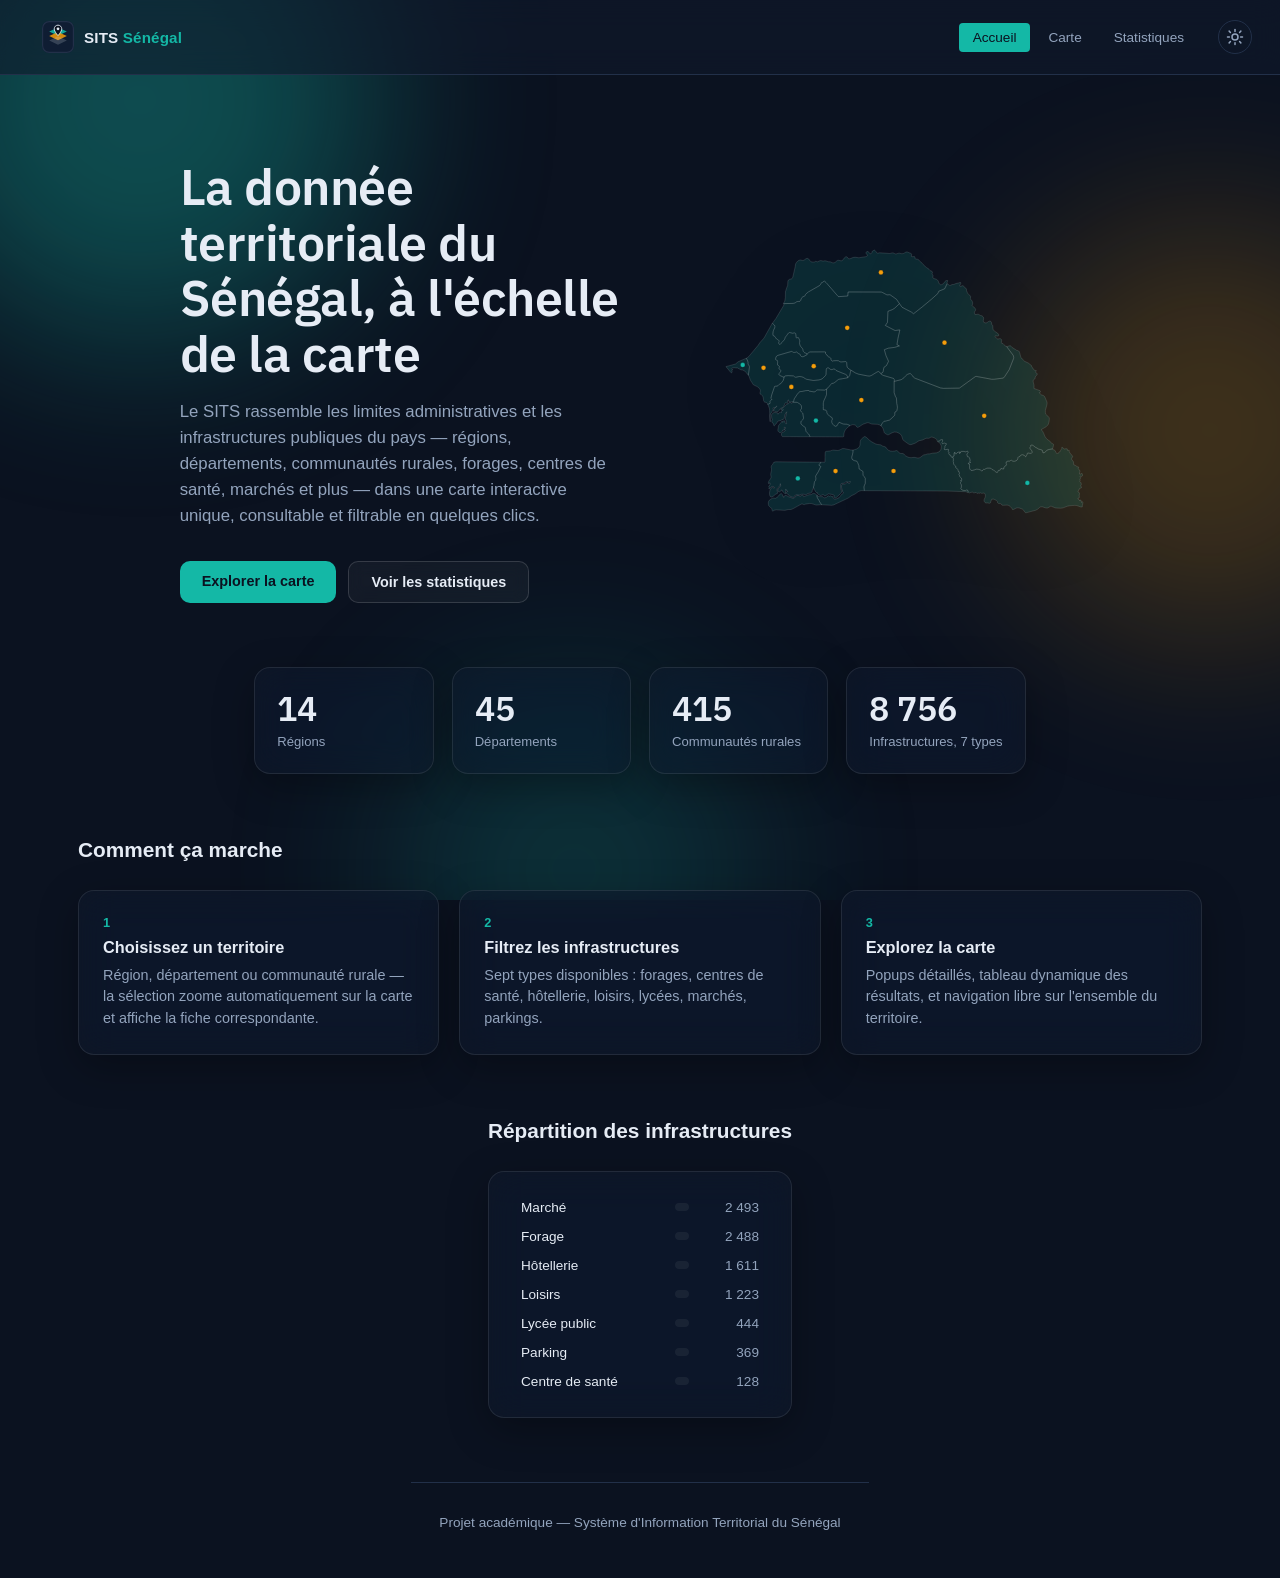
<file: accueil.html>
<!DOCTYPE html>
<html lang="fr">
<head>
<meta charset="UTF-8">
<meta name="viewport" content="width=device-width, initial-scale=1.0">
<title>SITS — Système d'Information Territorial du Sénégal</title>
<meta name="description" content="Consultez et explorez les données administratives et les infrastructures publiques du Sénégal sur une carte interactive.">

<script>
  (function () {
    var saved = localStorage.getItem("sits-theme");
    var theme = saved === "light" || saved === "dark" ? saved : "dark";
    document.documentElement.setAttribute("data-theme", theme);
  })();
</script>

<link rel="preconnect" href="https://fonts.googleapis.com">
<link rel="preconnect" href="https://fonts.gstatic.com" crossorigin>
<link href="https://fonts.googleapis.com/css2?family=IBM+Plex+Sans:wght@500;600&display=swap" rel="stylesheet">

<link rel="stylesheet" href="css/style.css" />
<link rel="stylesheet" href="css/accueil.css" />
</head>
<body class="accueil">

<div class="bg-blobs" aria-hidden="true">
  <span class="b1"></span>
  <span class="b2"></span>
  <span class="b3"></span>
</div>

<nav class="site-nav">
  <a class="brand" href="accueil.html">
    <img src="assets/logo.svg" alt="Logo SITS" />
    <span>SITS <em>Sénégal</em></span>
  </a>
  <div class="nav-right">
    <ul>
      <li><a href="accueil.html" class="active">Accueil</a></li>
      <li><a href="index.html">Carte</a></li>
      <li><a href="statistiques.html">Statistiques</a></li>
    </ul>
    <div class="nav-actions">
      <button id="theme-toggle-btn" class="theme-toggle-btn" type="button" aria-label="Basculer entre thème clair et sombre" title="Changer de thème">
        <svg class="icon-sun" viewBox="0 0 24 24" fill="none" stroke="currentColor" stroke-width="2" stroke-linecap="round" stroke-linejoin="round" aria-hidden="true">
          <circle cx="12" cy="12" r="4"></circle>
          <line x1="12" y1="2" x2="12" y2="4.5"></line>
          <line x1="12" y1="19.5" x2="12" y2="22"></line>
          <line x1="4.2" y1="4.2" x2="5.9" y2="5.9"></line>
          <line x1="18.1" y1="18.1" x2="19.8" y2="19.8"></line>
          <line x1="2" y1="12" x2="4.5" y2="12"></line>
          <line x1="19.5" y1="12" x2="22" y2="12"></line>
          <line x1="4.2" y1="19.8" x2="5.9" y2="18.1"></line>
          <line x1="18.1" y1="5.9" x2="19.8" y2="4.2"></line>
        </svg>
        <svg class="icon-moon" viewBox="0 0 24 24" fill="none" stroke="currentColor" stroke-width="2" stroke-linecap="round" stroke-linejoin="round" aria-hidden="true">
          <path d="M20 14.5A8.5 8.5 0 1 1 9.5 4a6.8 6.8 0 0 0 10.5 10.5z"></path>
        </svg>
      </button>
    </div>
  </div>
</nav>

<section class="hero">
  <div class="hero-copy reveal" data-group="hero">
    <h1>La donnée territoriale du Sénégal, à l'échelle de la carte</h1>
    <p>
      Le SITS rassemble les limites administratives et les infrastructures
      publiques du pays — régions, départements, communautés rurales,
      forages, centres de santé, marchés et plus — dans une carte
      interactive unique, consultable et filtrable en quelques clics.
    </p>
    <div class="hero-actions">
      <a class="btn btn-primary" href="index.html">Explorer la carte</a>
      <a class="btn btn-secondary" href="statistiques.html">Voir les statistiques</a>
    </div>
  </div>

  <div class="hero-visual reveal" data-group="hero" aria-hidden="true">
    <!-- Contour réel des 14 régions du Sénégal (Simplemaps, cf. assets/senegal-map-full.svg pour la source complète et la licence) -->
    <svg id="senegal-map" viewBox="0 0 1000 736" xmlns="http://www.w3.org/2000/svg">
<g id="features">
  <path d="M877.5 539.4l0.3 1.6 1.3 0.4 3.9 1.9 1.2 0.9 0.5 1.1 0.9 2.9 0.7 1.1 1.3 1-0.1 0.2 0.4 0.5 0.5 0.2 1.3-0.2 1.2-0.2 0.8-0.1 0.6 0 0.4-0.2 0.2-0.6 0.2-1 0.5-0.9 0.4-0.7 0.7-0.4 0.8-0.1 0.2 0 0.8-0.1 0.8-0.9 0.2-0.7 0.3-1.3 0-0.5 0.6-1 0.4-0.7 0.8-0.9 0.6-0.9 0.6-0.7-0.1-0.8-0.1-0.5-0.2-0.6 0.1-1.1 0.3-0.4 0.1-0.1 0.2-0.1 1.9 0.3 1.1 1.2 0.8 1.5 1.5 1.1 1.4 0.2 2.9-0.6 3.7-0.1 0.7 0.6-0.2 2.2 0.4 1.5 1.6 0.2 1.8-0.5 0.1 0 0.1 0 0.9-0.1 0 2.9 1.1 2.9 3.6 5.1 3.4 3 0.6 1.5-0.2 1.6-1.9 2.8-0.6 1.6 0.5 2.7 1.4 1.9 1.7 1.6 1.4 2 0.1 5.3 0.7 2.5 2.6 0.6 2.1 1.2 1.7 1.3 1.9 1.2 2.4 0.6 1.5 0.6-0.1 1.1-0.8 1.1-0.3 0.9 2 3 0.8 1.8 0.6 1 0.6 0.5 1.3 0.6-0.3 0.6-0.8 0.7-0.5 0.6 0 1.3-0.3 2.9-0.4 1.5 2.3 0.5 1.7-0.7 1-1.8 0.3 0.1 0.6 0.2 0.3 0.4 0.3 0.3 0.4 0.4 0.3 0.1 0.1 0 0.2-0.2 0.1 0.7 0.4 3.9-0.5 0.9-1 0.6-0.1-0.2-0.2-0.2-0.3 0.2-0.3 0.4-0.2 0.7-0.2 0.2-0.6 0-0.9-0.5-1.1-0.4-1 0.5-0.1 1 0.8 0.8 0.8 0.8 0.3 0.8-0.6 1.5-0.8 1.6-0.6 1.5 0.5 2.5-0.2 0.6-0.5 0.7-0.3 0.8 0 0.9 0.6 0.4 0.7 0.1 0.4 0.1 0.2 0.2 0.5 0.7 0.6 1 0.5 1.3 0.3 1.6 0.2 1.8-0.4 1.6-1 1.1 0 0.7 1.6 2.8 0.2 1.4-0.7 1.3-1 0.1-0.4 0-0.7 0.1-0.4 0.4 0 0.5-2 0.6-1.5 4-1.2 0.8-0.9 1.1 0.2 2.2 0.5 0.4 1.1 0.4 1.2 0.8 0.7 1.6 0.1 1.6-0.8 4.7 0.1 1.6 0.4 1.1 0.1 1.1-0.3 1.4-0.1 0-0.2 0.4-2.8 1.3-1 1 1.6 0.6 1.1 0.7 1.7 3 1.2 1-0.1-1.1 0.5-1 0.5 0.1 0.9 0.3 0.1-0.1 0.3-0.1 0-0.4 0.6 1.6 0.3 1.2 0.9 2.5 0.3 1.4 1.2-1.9 0.3-0.8 1.8 2.6-0.3 3.5-1 4-0.2 4-4.1-0.2-9.7-3.5-5-0.5-12.7 1-6.1 1.1-11.4 4.3-5.6 0.9-12-0.5-3.1-0.7-8.9-3.7-0.2-0.3-0.3-0.1-1 0-0.6 0.2-1.7 1.2-5.6 3.1-2 0.4-3.1-0.4-8.9-2.9-3.7 0.1-2.6 1.3-4.9 4.5-5.5 3-24.9 6.6-2.4-1.3-4.2-6.4-2.6-1.9-6.4-2.4-3.1-0.7-2.6-0.1-2.5 0.5-2.8 1.1-4.3 2.4-1.2 0.3-0.1 0.1-2.1-0.1-0.6-0.6-0.1-1-0.8-1.5-4.1-4.6-2.5-2-2.8-1.2-3.1-0.3-9.5 0.5-3.1-0.4-0.8-1.2-0.7-1.5-2.3-1.2-4.4-0.3-1.4-0.5-1.6-1.5-0.3-1.3 0.3-1 0-0.6-3.6-3.2-5.8-3-5.4 0-2.4 6.1-0.5 2.9-1.7 1.5-2.4 0.1-2.7-1-2.8 0.3-2.6-0.2-2.2-1.2-1.7-2.5-0.6-2.9 0.5-2.5 2.2-5.1 0.6-2.6 0.1-3.1-0.6-2.8-1.9-2.1-2.3-0.3-2.5 0.4-2.7 0.1-2.7-1.4-1.4 1.7-1.1-0.8-1-0.1-1.1 0.1-1.3 0-1.8 0.6-0.6 0.1-0.7-0.3-1.4-1.6-0.8-0.4-1.1 0.1-2.5 0.7-1.3 0.2-1.3-0.2-1.8-1.2-1.3-0.3-1.3 0.1-4.4 0.9-0.7 0.3-0.3 0.4-0.5 0.4-0.8 0-0.7-0.2-1.3-1-0.7-0.2-0.4-0.2 0.4-2.3-1.2-3-1.9-0.9-0.9 0.2-0.7 0.3-1.1 0.5-1.6 0.3-3.4 0-1.9-0.3-1.6-0.6-1.9-1-1.1-0.8-1-1.3-0.3-0.9 0.2-0.8 0.7-1.3 0.3-0.8 0.3-5.6-0.2-0.9-0.4-0.9-0.4-1.4-1-1.1-0.3-1-0.1-0.9 0.2-0.8 0.3-0.7 0.9-1.3 0.3-0.7 0.1-0.8-0.5-0.7-0.7-0.5-0.1-0.5 0.6-0.1 0.7 0 0.9 0 0.6-0.3 0.2-1-0.6-1.1-0.6-3.6-0.6-0.6-2-1.4-1.4-1.5-0.5-1.3-0.5-2.4-0.7-1-0.3-0.8 0.2-0.7 0.5-0.6 0.3-0.8-0.7-4.7-0.2-0.6-0.7-0.3-0.9-0.2-1-0.5-0.3-0.6 0.2-0.6 0.4-0.7 0.3-0.9-0.4-0.6-1-1.1-1.1-1.4-1.6-1.7-2.3-1.4-0.3-0.8 0-0.9 0.1-0.9-0.1-1-0.5-0.6-0.8-0.4-0.8-0.7-2-2.2-1-2.3-0.3-1.3-0.1-2.5-0.7-1.2 0-1 0-0.8 0.3-0.9-0.1-2.4 0.2-1.1-0.2-3.3-0.3-1-0.5-0.7-0.7-0.4 0-1.4 3.4-1.6 0.1-8.1 2.5-1.8-0.5 2.6 0.9 1.1 1.7 0.5 1.5-0.3 0.8-1.8 0.8-0.9 2.2-1.1 2.9-0.8 1.9 0.6-1 3.3 1.9-0.8 1.2-3.6 1.4-0.8 6 0 5.7 1.1 1.9-0.8 1.5-0.9 1.3 0.2 1.4 2.4-1.5 2.5-1.1 1.3-0.7 1.3 0.1 2.3 0.6 1.2 0.4 1.1 0.1 1.3 0.5 0.6 1.1-0.1 0.9 0 0.5 0.5 0.4 0.9 1 0.7 1 0.5 0.7 0.5 0.1 0.8-0.6 1.4 0.9 1.5 0.6 2-0.6 2.1-0.3 2 1.9 1.6-6 2.2 0 0.9 3 1.4 0.6 3.7-0.3 4.6 0.7 3.9 2.8 3.3 2.9 0.7 6.5-1.9 4.2-1.6 2.2 0 4.3 0.5 3.9 1.3 2.6 2.2 2.6 0 1.3-2.2 1.3-1.3 3 0 3.5-1.8 2.6-1.3 8.2 0 3.1 1.3 2.6 2.7 2.1 0 3.5 3.5 3.9 2.7 3 0.9 1.3-2.2 0-1.8 1.3-1.3 2.6 0 2.2-0.9 0.4-2.7 1.3-1.3 3 0.4 2.2 0.9 2.2-0.4 0-2.7 1.3-2.7 3.4-2.2 2.2-2.7-0.9-3.5 0-3.6 2.2-1.8 3-0.4 3.1 0 2.6-1.4 1.7-1.3 2.2 1.3 2.1 1.4 3.5 0.4 4.8-1.3 2.6-1.8 1.7-3.1 0.4-3.1 1.8-2.2 3-0.5 0.9-2.2 2.1-1.8 3.9-0.9 3.5 0.9 2.2 2.7 1.7 1.3 1.7-0.4 0.9-2.7 1.3-1.8 0.9-3.5 1.7-0.9 4.8 0.9 3.9 0 2.1-2.7-0.8-3.6-4.4-5.3-0.8-2.7 2.1-2.2 0-3.6 3.5-1.3 4.3 2.6 3.9 3.2 4.4 2.2 4.3 2.7 5.2 1.3 3.9 1.3 0.9 3.2 0.8 3.5 3.1 0 3.9-2.7 3.9-4.4 5.2-1.3 8.6-1.6z" id="SNKE" name="Kédougou">
  </path>
  <path d="M877.5 539.4l-8.6 1.6-5.2 1.3-3.9 4.4-3.9 2.7-3.1 0-0.8-3.5-0.9-3.2-3.9-1.3-5.2-1.3-4.3-2.7-4.4-2.2-3.9-3.2-4.3-2.6-3.5 1.3 0 3.6-2.1 2.2 0.8 2.7 4.4 5.3 0.8 3.6-2.1 2.7-3.9 0-4.8-0.9-1.7 0.9-0.9 3.5-1.3 1.8-0.9 2.7-1.7 0.4-1.7-1.3-2.2-2.7-3.5-0.9-3.9 0.9-2.1 1.8-0.9 2.2-3 0.5-1.8 2.2-0.4 3.1-1.7 3.1-2.6 1.8-4.8 1.3-3.5-0.4-2.1-1.4-2.2-1.3-1.7 1.3-2.6 1.4-3.1 0-3 0.4-2.2 1.8 0 3.6 0.9 3.5-2.2 2.7-3.4 2.2-1.3 2.7 0 2.7-2.2 0.4-2.2-0.9-3-0.4-1.3 1.3-0.4 2.7-2.2 0.9-2.6 0-1.3 1.3 0 1.8-1.3 2.2-3-0.9-3.9-2.7-3.5-3.5-2.1 0-2.6-2.7-3.1-1.3-8.2 0-2.6 1.3-3.5 1.8-3 0-1.3 1.3-1.3 2.2-2.6 0-2.6-2.2-3.9-1.3-4.3-0.5-2.2 0-4.2 1.6-6.5 1.9-2.9-0.7-2.8-3.3-0.7-3.9 0.3-4.6-0.6-3.7-3-1.4 0-0.9 6-2.2-1.9-1.6 0.3-2 0.6-2.1-0.6-2-0.9-1.5 0.6-1.4-0.1-0.8-0.7-0.5-1-0.5-1-0.7-0.4-0.9-0.5-0.5-0.9 0-1.1 0.1-0.5-0.6-0.1-1.3-0.4-1.1-0.6-1.2-0.1-2.3 0.7-1.3 1.1-1.3 1.5-2.5-1.4-2.4-1.3-0.2-1.5 0.9-1.9 0.8-5.7-1.1-6 0-1.4 0.8-1.2 3.6-1.9 0.8 1-3.3-1.9-0.6-2.9 0.8-2.2 1.1-0.8 0.9-0.8 1.8-1.5 0.3-1.7-0.5-0.9-1.1 0.5-2.6-2.5 1.8-0.1 8.1-3.4 1.6 0 1.4-1.8 0-0.9-0.2-1.1-0.8-0.4-0.9-0.3-1.1-0.2-1.3-0.4-0.8-0.7-0.4-2.1-0.8-1.5-1-0.5-0.9-0.2-0.9 0.4-1.6 0.2-1-0.1-1.1-0.5-0.8-0.8-0.4-0.8-0.6-0.3-0.7 0.1-0.6 1.3-1.9 0.4-0.7 0-1-0.5-0.5-0.8-0.3-1.9 0.1-3.6 0.7-1 0.1-0.9-0.1-1-0.1-0.9-0.3-0.9-0.5-0.3-0.7 0.2-0.7 0.4-0.6 0.4-0.5 0.4-0.6 0.4-0.7 0.2-0.8 0.1-1-0.1-0.9 0.1-0.8 0.1-0.8 0.4-0.7 0.3-0.7 2.7-2.6 0.5-0.6 0.3-0.8-0.2-0.4-0.4-0.3-1.6-0.4-2.2-0.9-0.8-0.1-0.9-0.1-0.8 0.2-0.8 0.3-1.3 0.8-0.7 0.2-0.9-0.1-1-0.8-0.4-0.9 0-0.9 0.3-0.7 0.4-0.6 0.6-0.8 0.1-0.2 0-0.5 0-1.5 0.6-1.5 0.1-0.9-0.4-0.6-0.7-0.2-1.6 0-1.6-0.2-0.7 0.2-0.6 0.4-0.4 0.6-0.2 0.8-0.3 0.7-0.6 0.5-0.8 0.2-1.6 0.2-1.4 0.5-1.9 0.9-0.3-0.3-0.8-1.2-0.9-2.9-0.8-1.3-2.5-2.1-3.5-1.8-3.8-1.3-3.1-0.5-1.9 0.3-3 1.8-1.8 0.7-1.5 0.3-2.6-0.2-1.6 0-3 0.8-6.8 3.5-8.5 1.9-2.8 1.2-8.2 5.2-8.7 3.1-2.5 0.6-2.7-0.4-3.6-1.6-10.7-7.8-1.2-0.8-1.5-1.7-0.9-2-2-6.6-1.4-2.9-2-2.5-2.8-2.3-6.4-3-6.1-0.5-5.9 1.7-9.1 5.1-1.8 0.5-2.1-0.7-6.1-3.7-1-1.2-2.9-9.8-1.3-2.8-1.8-2.6-2.5-2 0.6-2 2.7-4.6 1.8-2.5 2-2.2 1.5-0.6 1.8-0.3 1.9-0.1 0.8-0.1 1.5-0.7 6.8-1.7 0.7-0.4 3.5-2.8 8.6-8.4 0.5-0.7 0.3-1.1 0.3-1.8-0.2-2.7 0.6-2.7 0.2-0.3 0.6-0.3 1.4-0.5 1.4-0.7 0.6-0.8 0.6-1.2 1.3-6.3 0-2.5-0.3-3-1.3-6.8-0.7-11.5-0.8-2.7-1.8-2.8-3.4-9.9 0.1-28.7 18.3-4.5 7.1-5.1 4.4-5.2 2.7-2.4 2.2-1.1 6.1-2 6.4 6.1 1.3 2.8 2.7 2.1 2.5 1.4 64.2 24.5 7.3 1.1 40.4-0.6 1.6-0.8 38.8-28 1.2-0.6 1.6-0.5 39.8 7.4 6.4-0.1 22.2-2.9 1.8-0.9 1.8-2 12.1-18.5 11.3-28.7 0.2-1.3 0.1-1.2-0.7-3.5-1.1-2.5-15.5-20.7-0.3-1.1 1.5-0.2 4.7-1.5 2.3-0.3 1.3 0.5 1.2 1.1 1.9 2.5 8.1 4.8 2.6 2 1.6 0.9 3.4 0.8 1.6 0.9 1.3 1.4 0.7 1.5 3.4 12.2 0.1 1.6 2 1.3 5 5.9 2.6 2.2 9.3 4.4 8.2 6.5 1.1 4.4 3 2.7 0.9 2.1 1.1 1.7 2.1 1 0.2 0.2 0.7 0.3 0.4 0.1 0.8 0.1 1.7 0 0.3 0.1-0.7 1.6-0.7 1.1-0.3 1.1 0.4 1.6 1 0.9 1.5 0.4 1.1 0.9-0.1 2.5-0.8 1.4-2.9 2.8-1.1 1.6-0.3 1.5-0.1 1.9-0.5 1.7-0.2 0.2-0.5 0.1-0.4 0.1-0.2 0.4-0.1 0.1-0.1 0.3-2.3 1.4-0.9 2.7 0.3 3.1 1.8 6.7 0.3 3.1-0.2 6.6 1.9 0.4 13.7 5.1 1 2-0.6 1.9-2.2 0.8 1.2 2.1 1.5 1.9 1.8 1.5 5.8 2.2 2.1 1.4 1.4 2.2 5.4 12.8 0.4 3.4-1.1 6.1-3.3 11.7 0 6.3 1.4 4 2.4 2.4 2.8 2.1 2.6 3.1 0.9 2.9-0.1 3.1-0.8 6.1-2.4 6.8-4.9 5.1-12.6 7.1 2 1.8 2 3 3 5.9 1.9 5.5 3.3 5.1 2.7 3.1 8.5 6.2 0.9 1.1 1.3 2.2 0.9 1 1.5 0.8 1.4 0.2 1.2 0.5 1 1.7-0.3 2.7-2.1 8.2z" id="SNTC" name="Tambacounda">
  </path>
  <path d="M623.1 560.9l0.7 0.4 0.5 0.7 0.3 1 0.2 3.3-0.2 1.1 0.1 2.4-0.3 0.9 0 0.8 0 1 0.7 1.2 0.1 2.5 0.3 1.3 1 2.3 2 2.2 0.8 0.7 0.8 0.4 0.5 0.6 0.1 1-0.1 0.9 0 0.9 0.3 0.8 2.3 1.4 1.6 1.7 1.1 1.4 1 1.1 0.4 0.6-0.3 0.9-0.4 0.7-0.2 0.6 0.3 0.6 1 0.5 0.9 0.2 0.7 0.3 0.2 0.6 0.7 4.7-0.3 0.8-0.5 0.6-0.2 0.7 0.3 0.8 0.7 1 0.5 2.4 0.5 1.3 1.4 1.5 2 1.4 0.6 0.6 0.6 3.6 0.6 1.1-0.2 1-0.6 0.3-0.9 0-0.7 0-0.6 0.1 0.1 0.5 0.7 0.5 0.5 0.7-0.1 0.8-0.3 0.7-0.9 1.3-0.3 0.7-0.2 0.8 0.1 0.9 0.3 1 1 1.1 0.4 1.4 0.4 0.9 0.2 0.9-0.3 5.6-0.3 0.8-0.7 1.3-0.2 0.8 0.3 0.9 1 1.3 1.1 0.8 1.9 1 1.6 0.6 1.9 0.3 3.4 0 1.6-0.3 1.1-0.5 0.7-0.3 0.9-0.2 1.9 0.9 1.2 3-0.4 2.3-6.7-1.8-47.7-1.7-52.4-0.3-38.4-0.1-13.9-0.1-52.3-0.2-11.9-0.1-40.5-0.1-1.2-9.3 1.3-4.5 2.2-4.9 0-7.1 0-5.3-2.6-4.4-3-3.6-0.4-5.3 0.4-4-5.2-3.6-4.8-3.1-0.4-3.6-0.4-4.9-3.1-8-2.1-3.5-7-1.4-5.2-3.5-0.8-5.4 1.7-5.7 1.3-5.8 0.4-6.7 4.8-0.9 4.8-1.8 4.3-2.8 3-4 0.9-4.2 0.6-9.4 2-3.3 3.4-3.5 3-3.2 3.4-1.4 4.1 2.7 6.6 6.2 7.3 5.4 0.1 0 9.7 5 4.9 1.3 5.7 0.5 2.2 0.6 5 3.1 2.7 0.8 3 0.6 1.6 1 2.9 4.2 4.2 3.7 4.9 2.1 5.4 0.6 5.5-0.6 4.7-1.2 1.7 0.6 4.2 3.9 1.4 1.3 2 1.1 2.1 0.6 4.7 0.2 1.9 0.6 1.7 1.7 1.1 1.5 1.4 1.3 1.6 1.1 5.3 2.8 3.9 1.1 4 0.3 8.4-0.8 8 1.6 4.3-0.2 3.2-1.6 7.1-5.4 2.2-1 2.6 0.1 6.3-2.3 5.9-0.1 6-1.6 11.1-1 7.3-3.2 4.2-6.4 0.6-7.8-3.5-7.2-1.5-1.2-3.4-2-1-0.9 1.9-0.9 1.4-0.5 1.6-0.2 0.8-0.2 0.6-0.5 0.3-0.7 0.2-0.8 0.4-0.6 0.6-0.4 0.7-0.2 1.6 0.2 1.6 0 0.7 0.2 0.4 0.6-0.1 0.9-0.6 1.5 0 1.5 0 0.5-0.1 0.2-0.6 0.8-0.4 0.6-0.3 0.7 0 0.9 0.4 0.9 1 0.8 0.9 0.1 0.7-0.2 1.3-0.8 0.8-0.3 0.8-0.2 0.9 0.1 0.8 0.1 2.2 0.9 1.6 0.4 0.4 0.3 0.2 0.4-0.3 0.8-0.5 0.6-2.7 2.6-0.3 0.7-0.4 0.7-0.1 0.8-0.1 0.8 0.1 0.9-0.1 1-0.2 0.8-0.4 0.7-0.4 0.6-0.4 0.5-0.4 0.6-0.2 0.7 0.3 0.7 0.9 0.5 0.9 0.3 1 0.1 0.9 0.1 1-0.1 3.6-0.7 1.9-0.1 0.8 0.3 0.5 0.5 0 1-0.4 0.7-1.3 1.9-0.1 0.6 0.3 0.7 0.8 0.6 0.8 0.4 0.5 0.8 0.1 1.1-0.2 1-0.4 1.6 0.2 0.9 0.5 0.9 1.5 1 2.1 0.8 0.7 0.4 0.4 0.8 0.2 1.3 0.3 1.1 0.4 0.9 1.1 0.8 0.9 0.2 1.8 0z" id="SNKD" name="Kolda">
  </path>
  <path d="M369.3 542.3l-0.4 6.7-1.3 5.8-1.7 5.7 0.8 5.4 5.2 3.5 7 1.4 2.1 3.5 3.1 8 0.4 4.9 0.4 3.6 4.8 3.1 5.2 3.6-0.4 4 0.4 5.3 3 3.6 2.6 4.4 0 5.3 0 7.1-2.2 4.9-1.3 4.5 1.2 9.3-7.2-0.1-4.2 0.7-3.8 1.7-8.6 6.2-9 4.2-7.8 5.7-0.5 0.4-37.2 17.5-5.1 1-25.5-1.5-0.6-0.9-4.6-6.8-1.5-3.2-2.6-3.9-2.2-4.5-0.4-4 0.1-0.9 2.4 1.9 1.2 1.4 1.7 0.3 9.5 0.1 0.9 0.7 1.9 2 0.7 0.4 1.3-0.1 3.8-1 1.7-1 1.6-2 2.1-1.2 3.1 1.3 0.8-0.7 1-0.4 0.9-0.1 2 1.5 0.9-0.1 0.8-0.4 0.8 0.2 1.1 1.4 1 2.5 0.8 1.2 1 0.9 1 0.6 1.4 0.4 1.7 0 1.7-0.3 6.8-2.8 2.7-2.8 4.5-5.9 1.7-1.2 1.5-0.8 1.1-1.1 0.4-2-0.9-1-1.6-0.7-0.9-0.8 1.3-1.2-1.5-3.4-1.3-4.6-0.5-4.8 1.3-3.7 1.7-1.1 2.1 0 2.2 0.1 2-0.2 2.1-0.9 1.4-1.1 0.9-1.3 0.7-1.8 3 2.9 2.8 0.8 1.9-1.6 0.3-4.2-2.3 2.4-2.1-0.1-2.3-0.9-2.3-0.4-2.3 1-3.6 2.7-2.7 0.6-1.5 0-2.2 0.3-2 1-0.9 2.3 0 8.8 1.7 5.6 0.3 1.6 0.1 2.5-0.2 1.2-0.4 1-3.6 3.1-1.1 1.5-7.4 6.8-2 1.2-1.8 0.1-1.5-0.7-1.3-1.1 0.9-4.5-4.5-2.1-10.5-1.7-7.1 4.6-2.6 0.6-0.5-0.5-0.7-1.1-1-1-1.8-0.5-1.8 0.3-2.5 1.4-1.8 0.4-1.7-0.5-2.2-1.2-3.7-2.5-0.2-0.7 0.2-1.1 0.1-1-0.6-0.4-1.9-0.2-1-0.3-0.7-0.4-0.9-1.3-2.1-4-0.5-0.5-0.7-0.3-0.5-0.5-0.6-3.2-0.8-1.8-0.2-1.3 0.3-2.1 0.6-1.3 1.3-9.4 0.3-0.9 0.8-1 1.5-1.5 0.4-0.8 0.3-1 0.2-3.2 0.5-1.5-0.7-2.6-0.2-1.6 0.2-1.7 6.6-10.7 5.9-12.4 0.1-1.1-0.9-1.1-1-0.4-1.1-0.4-0.9-0.5-0.2-1.3 0.7-1.8 2.6-2.9 1.3-2.4 4 0.1 5.5 0 1-0.7 0.3-10.8 0-2.4 0.3-10.7 0.6-2.2 1.7-0.9 10.3-1 6.6-2.1 1.9-0.1 9.9 1 2.4-0.2 4.5-1.5 3.4-1.9 3.4-1.3 4.6 0.2 16.1 3.4 5.5 0z" id="SNSE" name="Sédhiou">
  </path>
  <path d="M277.5 657.5l-0.1 0.9 0.4 4 2.2 4.5 2.6 3.9 1.5 3.2 4.6 6.8 0.6 0.9-1.4-0.1-11.7 0.9-2.9-0.6-9.2-3.1-5.3-0.4-11.1 1.9-1 0.5-0.6 0.5-0.7 0.2-1.3-0.2-3.1-1.2-1.6-0.3-1.6 0.3-10.2 5.5-11.8 6.5-4.5 1.8-7.4 0-7.7 2-2.7 0.1-20-1.4-5.5 1.4-3.3 2.3-1-1.9-0.7-2-0.6-3.1-1-1-2.2-1.6-3.4-3.3-1.5-2-0.6-1.9 0-6.3 0.3-1.4 1.4-1.3 0.4-1.4 1.1-1.6 7.3-4.4 3.2-0.1 4.6 0.4 4.9-3.1 1.6-1.3 0.9-1.3 0.6-1.2 1-1.5 5.6-4.1 2.7 3.2 2.1 5.7 2.1 1.3 0.1-2.4 1.5-1.8 2.6-0.7 2.9 0.6 4.9 2.8 4.5 1.3 4.9 2.3 2.5 0.2 2.9-1.4 3.6-4.4 2.6-1.4 3.4 0.1 3 1.1 2.9 0.3 3.4-2.1 1.7-0.7 1.1 1.3 0.9 1.9 0.8 1.1 11.5-4.3 2.7-0.6 3.5-0.2 2.3-0.7 1.9-1.4 2.2-1.1 3.2 0.1 2.6 1.4 3.9 3.1z m9.8-84.1l-1.3 2.4-2.6 2.9-0.7 1.8 0.2 1.3 0.9 0.5 1.1 0.4 1 0.4 0.9 1.1-0.1 1.1-5.9 12.4-6.6 10.7-0.2 1.7 0.2 1.6 0.7 2.6-0.5 1.5-0.2 3.2-0.3 1-0.4 0.8-1.5 1.5-0.8 1-0.3 0.9-1.3 9.4-0.6 1.3-0.3 2.1 0.2 1.3-0.9 0 0 1.2-0.2 0.6-1.6 3.1-0.7 1-0.5 5.1-4.1 2.7-6.1 1-1.5 0.7-3.1 2-0.9 0.4-1.5-0.2-3.6-0.9-5.6 0-1.7 0.4-2.8 1.2-1.5 0.4-1.8 0-4.8-0.9-1.6 0.3-2.1 1.4-1.3 0.4-0.5 0.7-0.7 1.6-1 1.7-1.4 1-6-2-4.9-2.8-2.3-1.9-1-2-0.5-0.4-1.4-0.4-1.4-0.7-0.7-1 0.3-1.5 0.9-1.4 1.3-0.9 1.5-0.4 0-1.1-2.2-0.1-1.5-1.1-0.8-1.8-0.5-2.2-1 12.5-1.1 0-2-2.6-5.4-4.7-0.7-3-1.7 1.4-1.1 1.7-1.4 1.4-2.3 0.6-1.8-0.4-1.2-1-0.6-1.6 0.1-2.1 2.1-4 3-2.9 1.9-3.5-0.9-5.3-0.7 4.1-0.3 1.2-0.8 1.3-0.7 0.6-0.7 0.5-2.9 2.7-1.3 1.6-0.6 1.9-0.2 3.2 1.1 5.4-0.3 2.5-4.5 1.9-6.4 5.4-5 1.8-2.7-1.7-1.2-3.9-0.2-5.1 0.8-5.4 2.3-5.3 3.8-3 5.2 1.8 0.2-2.3-2.1-1.6-3-0.6-2.6 0.9-3.1 3.7-1.7 1.2-1.8-0.4 0.8-1.2 0.3-1.3-0.3-1.3-0.8-1.3 3.2-4.5 0.6-2.2-0.7-2.7-1.1 0-0.7 1.7-1 0.7-0.9-0.5-0.4-2.3 0.3-1.8 0.9-2 5.3-7.9 0.5-1.9-0.1-1.9-0.7-3.6-0.2-1.7 0.3-3.2 1.5-6.3 0.3-4-0.2-2.5-0.6-1.2 0.2-3.5 0.5-1.7 0.9-1.3 2.4-2.3 0.4-1.4 2.2-3.7 5.2-1.2 6.4 0.1 24.3 0.2 22.5 0.2 32.6 0.3 19.3 0.2 9.4 0z" id="SNZG" name="Ziguinchor">
  </path>
  <path d="M608.8 119l-6.1 12.9-15 6.1-2.2 5.6-16.6 15-23.5 19.5-22 17.3-5.9-4.5-11.2-5.5-12.4-6.7-6.4-8.9-7.5-11.2-16.6-11.7-7.7 0.6-11.9-6.4-2.5-0.9-84.5-0.2-1 10.3-23.2 1.6-1.6-1-30.4-35-3.1-2.8-1.8-1.2-1 1.1-0.5 0.6-2.5 1.8-2.8 1.4-0.6 0.5-0.5 0.5-0.6 1.6-1.5 2.6-1 1.2-1 0.7-27.8 15.9-0.1 0-0.7 0.4-5.2 4.3-1 1.1-0.4 0.7-0.3 0.7-0.4 1.5-0.4 0.8-0.8 0.6-6.3 3.3-1.5 1.3-1 1.8-1.8 5.1-0.7 1.1-1.1 1.2-2.1 0.3-2.3 0.1-2.5 0.4-2.1 0.8-3.2 2.4-2.7 0.9-2.8 0.5-24 0.5-0.1 0-0.3-0.4 3.4-5.8 1.4-8.5 0.4-16.7 0.9-1.7 2-6.8 2.6-6.2 0.6-10.4 1.1-3.1 2.1-1.9 5.5-1.3 2.3-1.5 0.9-1.6 0.7-1.8 6-26 0.8-6.2 1.1-2.9 2-2.8 2.7-2.7 3.2-1.9 3.4-0.7 4.8 0.9 1.7 0.1 1.7-0.3 1.5-0.7 4.3-3.1 1.7-0.8 1.8-0.3 1.8 0.4 1.4 0.8 1.1 1.1 1.8 2.7 2.5 2.7 3 1.4 3.3 0.4 3.5-0.5 1.1-0.7 1-0.6 1.1-0.2 1.3 0.3 1.9 0.8 0.9 0.1 1.1-0.2 5.8-2.7 2.1-0.2 5.2 1.2 1.2 0 3.7-0.6 2.3 0.1 6.7 2.2 4.8 0.3 1.2 0.4 3.5 1.6 2.3 0.6 2.3-0.1 2.2-0.7 2-1.4 3.3-3 1.7-1.1 2.3-0.3 6.3 1.3 2.2-0.2 1.8-0.9 1.4-1.3 3.6-5.2 1.8-1.6 2.1-1 2.3 0.2 1.4 1.1 0.8 1.6 1 1.4 1.8 0.8 2.2 0 2.1-0.5 6.2-2.7 2.3-0.5 4.7-0.1 7 1.1 2.4-0.1 15.9-2.5 3.1-1.2 0.9-0.6 0.7-0.9 0-1.1-0.5-1-2.4-2.4-0.8-2 0.3-2 1.2-1.5 2.2-0.6 2.1 0.6 1.3 1.5 1.2 1.8 1.5 1.5 1.1 0.3 1.1-0.1 1-0.4 0.9-0.7 0.8-1 0.3-1 0.5-2.1 0.9-1.5 1.5-1 3.3-1.4 1.7 0.9 1.9 2.1 0.2 0.3 1.1 2.2 1.5 1.9 2.7 0.5 4.5-1.1 25.3 1.8 1.7-0.2 4.9-1.3 1.5 0 1.3 0.3 4.2 2 1.6 0.3 1.6-0.1 6.2-1.7 1.6-0.1 6 1.3 1.6 0 1.5-0.2 1.6-0.4 1.4-0.7 3.9-2.3 1.4-0.6 2.9-0.1 9.4 3.7 1.1 0.8 0.6 1.1 0 1.7-0.8 2.9 0.2 1.2 1.4 0.6 5.7-0.5 1.4 0.7 0.5 1.2 0.2 2.8 0.8 1.2 1.5 0.7 3.6 0.2 1.6 0.3 1.2 0.7 2.5 3.4 1.1 0.9 3.5 2.5 5 5.9 8.8 8 4.9 2.9 1 0.9 2.5 3.1 1.4 0.9 2.9 1.1 1.3 0.8 0.9 1 0.1 1.1-0.9 2.3-0.3 1.3 0.3 1.1 1.5 1.9 0.6 1.3 0.1 1.3-0.8 2.8 0.6 2.5 2.5 1.3 5.8 1.7 1.2 0.8 2.3 1.7 1 1.1 0.7 1.2 1.3 4.2 0.7 1.5 0.9 1.3 1.2 1.1 1.3 0.9 1.2 0.3 1.2-0.1 1.2-0.4 2.4-1.4 2.4-1.9 1-1.1 2.6-3.8 1.1-1.1 1.3-0.7 1.3-0.4 1.4-0.1 1.4 0.2-0.3 2-0.9 2.5-0.6 2.1 0.4 1.6z" id="SNSL" name="Saint-Louis">
  </path>
  <path d="M760.9 278.9l0.3 1.1 15.5 20.7 1.1 2.5 0.7 3.5-0.1 1.2-0.2 1.3-11.3 28.7-12.1 18.5-1.8 2-1.8 0.9-22.2 2.9-6.4 0.1-39.8-7.4-1.6 0.5-1.2 0.6-38.8 28-1.6 0.8-40.4 0.6-7.3-1.1-64.2-24.5-2.5-1.4-2.7-2.1-1.3-2.8-6.4-6.1-6.1 2-2.2 1.1-2.7 2.4-4.4 5.2-7.1 5.1-18.3 4.5 0.3-2.4 0-1.7-0.2-1.9-1-1-2.3-1-24-7.1-4-1.9-2.7-2.4 5.6-4.2 2.2-12.2 6.4-4.4 5.4-11.1-6.5-14.4-4.2-15 10.1-3.9 16.6-2.2 11.7-3.5-6.3-3.1 2.7-16.7 4.8-21.1-12.3 1.7-24.7-12.8 5.4-8.3 1.1-27.8 4.2-1.7 7.5-2.8 5.9-3.9 11.8-11.1 6.4 8.9 12.4 6.7 11.2 5.5 5.9 4.5 22-17.3 23.5-19.5 16.6-15 2.2-5.6 15-6.1 6.1-12.9 0.7 0.4 1.6 0.6 0.6 0.5 0.2 0.3 0.2 0.5 0.2 0.2 0.4 0.3 0.9 0.3 0.4 0.2 1 0.9 0.3 0.2 1 0.2 1-0.3 4-2.2 0.9-0.2 2.8 0 0.5 0 1.1-0.4 4.5-1.9 7.7-1.7 2-0.8 0.9-0.3 0.8 0 1 0.2 0.3 2.1-2.5 4.7-0.3 2.4 1.5 1 5.4-2.1 2.2 0.1 0.7 0.8 1.2 2.1 0.8 0.8 4 2.8 0.9 1.1 0.4 1.2 0.1 2.7 0.2 1.2 2.1 5.1 0.9 1.6 1.1 1.5 1.3 1.3 3.8 2.9 0.8 1.2 0.4 1.3-0.1 1.3-0.6 2.6 0 1.2 0.3 1.1 0.6 0.9 2.7 3.1 1.3 2.4 0.7 2.6 0.1 3-0.3 1.3-0.5 1.3-0.4 1.3 0.2 1.3 0.8 1 1 0.8 2.3 1.4 1.2 0.9 1 1.1 1.6 2.4 0.7 1.3 0.1 1.1-0.2 1.2-2.2 3.5-0.6 1.2-0.1 1.4 0.2 1.3 1.4 3.8 2.2-0.1 4.4-0.8 2.2 0.2 1 0.4 2.8 2 1 0.4 3.4 0.9 1.9 1.1 1.6 1.5 1 1.8 0.4 2.1-0.9 5.8 0.1 1.3 0.2 1.3 0.5 1.5 0.9 0.6 4.5 1.2 2.1-0.3 2.3-1.4 1.9-1.6 2.2-1.2 2.3-0.3 2.3 1.1 1 1.1 0.4 1.4 0.6 4.2 0.5 1 1.5 2 0.7 1.2 0.2 1.1 0.1 5.2 0.5 2.5 1.2 2.3 1.8 2 8.8 6 1.9 2 1 2.5-0.8 2.1-2.5 0.4-5-0.5-1.5 1.1 0.9 1.9 3.3 3.4 1.3 1.1 1.3 0.4 1.4 0.1 3.2-0.7 1.6 0 1.4 0.4 1.4 1 0.8 1 0.3 1.2 0.1 1.2-0.8 3.9 0.1 1.2 0.4 1.4 0.2 0.4 3.7 1.2 1.2 1.2 4.3 4.2 4 1.7 0.1 0z" id="SNMT" name="Matam">
  </path>
  <path d="M474 367.7l-0.1 28.7 3.4 9.9 1.8 2.8 0.8 2.7 0.7 11.5 1.3 6.8 0.3 3 0 2.5-1.3 6.3-0.6 1.2-0.6 0.8-1.4 0.7-1.4 0.5-0.6 0.3-0.2 0.3-0.6 2.7 0.2 2.7-0.3 1.8-0.3 1.1-0.5 0.7-8.6 8.4-3.5 2.8-0.7 0.4-6.8 1.7-1.5 0.7-0.8 0.1-1.9 0.1-1.8 0.3-1.5 0.6-2 2.2-1.8 2.5-2.7 4.6-0.6 2-2.7-2.2-5.4-1.9-14.9-0.6-8.8-3.4-3.2-0.1-10.8 3.9-11.1 7.2-3.1 0.7-1.3-0.9-2.8-3.8-1.4-1.3-6.4-1.1-6.8 2.6-7.5-3.5-4.3 0-5.9-0.5-10.2-4.5-3.2 5-2.7 4.4-2.7 1.1-3.7-1.6-4.3-4.4-2.1-4.5 0-3.8 1.6-3.9-0.6-3.8-6.4-3.9-5.4-5.5-1.6-3.3-0.5-3.9-2.1-2.8-6.5-1.1 0-7.7 0-9.9 1.6-5.6 3.8-8.2 2.7-6.7 0.2-14.7 3.9-3.1 3.4-4.2 5.8-6.7 3.8-0.4 3.4-1.8 6.9-5.6 3.1-2.5 3.4-0.7 7.2-1.1 7.9-1.4 5.5-1.4 4.4-5 3.2-13.9 11.8 7.1 7.4 2.9 22.5 4.5 5.1 0.5 3.4-0.8 2.9-1.2 13-8 2.5-1.2 2.5-0.6 1.8 1.4 3.4 4.6 2.7 2.4 4 1.9 24 7.1 2.3 1 1 1 0.2 1.9 0 1.7-0.3 2.4z" id="SNKA" name="Kaffrine">
  </path>
  <path d="M361.7 480.2l-6.3 4.6-4.6 5-1.6 2.6-1.6 3.2-1.1 3.3-0.2 1.1-0.4 2-0.2 6.1-2.4 0.8-7.2-0.1-9.2 0-9.1 0-9.2-0.1-9.2 0-9.1 0-9.2-0.1-9.2 0-9.1-0.1-3.2 0-0.5-1-0.8-3-2-2.7-4.8-4.3-1.2-1.6-0.8-1.4-0.5-2.2-0.7-5-0.6-2-1-1.2-1-0.8-2.4-1.4-4.7-3.9-1.4-1.5-0.5-1.4-0.2-1.3 0.1-2.2 0.1-1.1 0.4-1 0.8-0.9 2.2-1.9 1.6-2.2 0.8-1.1 0.4-1.2 0.2-1.2 0-1.2-1.7-10.4-1-1.5-1.8-1.7-3-3.9-0.1-1.2 0.5-1.2 1.5-2.2 0.5-1.2 0.2-1.7-0.1-1.9-0.6-3.3-1-1.6-1-1.3-2.1-1.7-4.2-2.7-0.8-0.7-0.8-0.5-0.8-0.1-9.5-0.3-0.1 0 1.2-0.8-2.3 0 0-0.1 2.1-2.8 1.5-5.1 7.4-11.1 4-4.9 1.7-1.4 1.5-0.7 4.7-0.4 8.9-2 7.6-0.7 1.3 0.2 0 0.7 0.8 0.7 12.5 2.2 3.1-1.1 2.8-2.8 3-1.4 7.2 0.3 11 0.4 4.7-3-0.2 14.7-2.7 6.7-3.8 8.2-1.6 5.6 0 9.9 0 7.7 6.5 1.1 2.1 2.8 0.5 3.9 1.6 3.3 5.4 5.5 6.4 3.9 0.6 3.8-1.6 3.9 0 3.8 2.1 4.5 4.3 4.4 3.7 1.6 2.7-1.1 2.7-4.4 3.2-5 10.2 4.5 5.9 0.5 4.3 0 7.5 3.5z" id="SNKL" name="Kaolack">
  </path>
  <path d="M259.6 508.5l-6 0-9.2 0-9.1 0-9.2-0.1-9.2 0-9.2-0.1-9.1 0-9.3 0 0-0.1-1.4-2.2-0.8-1.6 0.1-4.2 2.5-2.4 3.7-1.9 3.8-3-0.8-0.4-1.5-1.2-0.8-0.4 1.8-1.8 1.4-2.3-0.2-1.8-3-0.4 0.4 2.5-0.8 2.9-1.5 2.1-2.2-0.2-1 3.2-2.3 2.1-2.9 0.9-2.8-0.9-2.6-2.8-0.7-2.8 1.3-5.9 0.2-3.8 0.4-1.5 1.4-2 5.2-6.3 0.9-2.1 0.9 0.6 2.3 1.1 0.8 0.5-0.3-0.7-0.8-2.5 5.2-1 0.2 3 1.1 2.9 1.7 1.7 2.1-0.4-1.1-3.5-0.3-3.8-0.6-3.1-2.2-1 0.8-2.1 3.2-14.1 0.2-2.5-3.2 4.7-1.4 3-1.1 6.3-1.5 3.8-2 2.5-2-0.6-1.1 0-1.4 2-2.7 0.8-3 0.4-2.9 1-1.6 1.3-0.5 1.3-0.2 1.3-0.8 1.3-0.8 0.8-1.7 1-0.9 0.8-1.5 2.8-1.1 1-1.5-0.7-0.5-1.5 0-1.9-0.3-1.6-1.3-0.7-1.9-1.3-0.8-3 0.2-3.2 1-1.9-0.9-2.1-0.6-2.3-0.5-4.9 0.2-2.6 0.5-1.5 0.9-1 3.4-2.7 1.7-0.7 1.9-0.1 4.3 0.5 2.1 0.7 1.4 1.2-0.2 2 2.1-1.9 1.6-2.2 2.1-1.2 3.3 1.2 0-3.4 1.1-1.5 1.9-0.9 2-1.6-1.8 0.6-2 0.5-1.9-0.4-1.4-1.7 6.7-4.1 2.4-2.2 3.8-4.7 2.1-1.8 4.7-1.4 2.3-2.9 1.8-0.7 1.3 0.6 1.1 1.1 1.3 0.7 1.4-0.8 0.9-0.7 2.4-1.1 0-0.1 0.1 0 9.5 0.3 0.8 0.1 0.8 0.5 0.8 0.7 4.2 2.7 2.1 1.7 1 1.3 1 1.6 0.6 3.3 0.1 1.9-0.2 1.7-0.5 1.2-1.5 2.2-0.5 1.2 0.1 1.2 3 3.9 1.8 1.7 1 1.5 1.7 10.4 0 1.2-0.2 1.2-0.4 1.2-0.8 1.1-1.6 2.2-2.2 1.9-0.8 0.9-0.4 1-0.1 1.1-0.1 2.2 0.2 1.3 0.5 1.4 1.4 1.5 4.7 3.9 2.4 1.4 1 0.8 1 1.2 0.6 2 0.7 5 0.5 2.2 0.8 1.4 1.2 1.6 4.8 4.3 2 2.7 0.8 3 0.5 1z m96.6-150.5l-5.5 1.4-7.9 1.4-7.2 1.1-3.4 0.7-3.1 2.5-6.9 5.6-3.4 1.8-3.8 0.4-5.8 6.7-3.4 4.2-3.9 3.1-4.7 3-11-0.4-7.2-0.3-3 1.4-2.8 2.8-3.1 1.1-12.5-2.2-0.8-0.7 0-0.7-1.3-0.2-7.6 0.7-8.9 2-4.7 0.4-1.5 0.7-1.7 1.4-4 4.9-7.4 11.1-1.5 5.1-2.1 2.8 0 0.1-7-0.3-4-1.5 0.2-3.3-2.3 1.2-0.9 2.2 0.5 2.3 1.6 1.5-1.8 1.1-1.5-0.2-1.5-0.5-1.7-0.4-1.2 0.5-0.6 1.2-0.3 1.4-0.4 1.2-3.8 6.7-1.4 1.6-1.5 0.7-3.2 0.8-1.7 1.1-1.3 1.7-1.9 3.5-1.4 1.6-3.4 1.1-3.1-0.7-3.2-1.1-3.5-0.3 3.4-6.3 0.1-1.1 2.5-0.7 4.1-4.6-2 0.6-1.9 3-1.6 0.7-3.3 0.1-1.3 0.3-1 0.6 1.7 2.1-0.2 1.3-2.5 3-0.4 1.1-0.4 2.2-0.7 1.3-3 3.4-0.6 1.3-0.7 4.3 0.7 14.4-0.9 0-0.9-29.2-0.7-4.4-2.5-7.3-1.3-2.6 0.1 0 1.1-1.3 4.2-1.3 0.7-0.8 0.1-0.8-0.3-0.6-0.5-0.7-0.5-0.7 0-1.3 0.4-0.7 3.8-3.2 0.7-1.2 0-0.9-0.5-0.6-0.6-0.5-0.5-0.5-0.5-0.6 2.1-8.8 7.4-21.5 0.5-0.3 0.8-0.2 4.8-0.3 0.9-0.2 0.7-0.4 0.6-0.4 0.5-0.6 1.5-1.8 1.1-0.9 0.7-0.3 1.6-0.5 1.3-0.8 2.4-2.6 3.9-5.1 0.7-1.3 1.1-3.2 1.1-4.6 1.8-2.8 1.9-0.6 6.5-0.6 12.6 0.6 1.4 0.3 0.7 0.5 1.2 1.1 0.8 0.6 1.2 0.8 1.1 0.2 1 0 7.7-1.7 1.6-0.1 4.9 0.6 4.9 1.6 1.4 0.7 1.9 1.3 1.6 1.7 1.4 0.6 2.2 0.6 16.1 2.9 2 0 12.4-1.3 5-1.3 3.7-1.7 0.6-0.4 8-8 0.4-0.6 0.3-0.8 0.4-1.7 0.7-13 0.3-0.8 0.3-0.7 0.6-0.7 0.7-0.5 1.9-0.9 0.6-0.4 7.4 5.3 3.1-0.3 4.1-1.5 2.7 0.4 3.4 3.5 4.8 2.2 19.6 7.8 3.4 2.8 2.1 5.3z" id="SNFK" name="Fatick">
  </path>
  <path d="M192.4 169.6l0.1 0 24-0.5 2.8-0.5 2.7-0.9 3.2-2.4 2.1-0.8 2.5-0.4 2.3-0.1 2.1-0.3 1.1-1.2 0.7-1.1 1.8-5.1 1-1.8 1.5-1.3 6.3-3.3 0.8-0.6 0.4-0.8 0.4-1.5 0.3-0.7 0.4-0.7 1-1.1 5.2-4.3 0.7-0.4 0.1 0 27.8-15.9 1-0.7 1-1.2 1.5-2.6 0.6-1.6 0.5-0.5 0.6-0.5 2.8-1.4 2.5-1.8 0.5-0.6 1-1.1 1.8 1.2 3.1 2.8 30.4 35 1.6 1 23.2-1.6 1-10.3 84.5 0.2 2.5 0.9 11.9 6.4 7.7-0.6 16.6 11.7 7.5 11.2-11.8 11.1-5.9 3.9-7.5 2.8-4.2 1.7-1.1 27.8-5.4 8.3 24.7 12.8 12.3-1.7-4.8 21.1-2.7 16.7 6.3 3.1-11.7 3.5-16.6 2.2-10.1 3.9 4.2 15 6.5 14.4-5.4 11.1-6.4 4.4-2.2 12.2-5.6 4.2-3.4-4.6-1.8-1.4-2.5 0.6-2.5 1.2-13 8-2.9 1.2-3.4 0.8-5.1-0.5-22.5-4.5-7.4-2.9-11.8-7.1-5.3-3.3-3.9-4.2-0.9-3.3-0.7-9.2-0.5-0.7-0.5-0.6-1.3-0.4-1.9-0.1-9.8 0.9-1.3-0.2-2.2-0.8-1.2-0.7-1.4-1-0.7-0.3-4.1-0.4-7.8 0.3-3.8 1.1-2.6-2.1-0.7-2-0.1-2-0.2-0.8-0.4-0.7-0.4-0.6-2.5-1.7-3.8-1.6-0.6-0.5-0.5-0.5-0.4-0.6-0.9-2.3-0.4-0.6-0.6-0.3-1-0.4-0.6-0.4-0.6-0.4-0.4-0.7-0.3-0.8-0.2-0.9-0.1-2 0.1-1.4-2.3-0.4-36.2 0.2-3.4 0.9-4.7 4.1-3.3-1.7-3.3-1.2-0.7-0.4-0.8-0.6-0.8-0.8-1-1.6-0.4-1.1-0.4-1.1-0.5-2.7-0.2-0.8-0.4-0.8-0.8-1.3-4.3-5.2-0.8-1.3-1.4-3.8-0.3-1.5-0.2-1.3 0.1-1.3 0.1-0.6 0.4-3.9-0.4-2.1-0.7-1.6-0.5-1-0.4-0.6-1.3-2.9-0.5-0.6-0.6-0.3-0.8 0.3-1.3 1-0.6 0.3-0.7 0.1-0.6-0.3-0.6-0.9-0.4-2-0.9-7.3-0.2-0.8-0.3-0.6-0.6-0.6-0.8-0.4-1.4-0.1-0.9 0-2.2 0.6-1.8 0.2-6.9-1.8-1.1 0-1 0.2-0.6 0.5-0.6 0.5-0.5 0.5-1.2 1.9-1.4 1.7-1.7 2.5-1 1.1-2.3 3-0.8 2.3-0.5 1.7-0.5 1.5-0.8 1.2-6.7 7.1-0.7 1.3-2 2.2-0.5 0.5-0.6 0.4-0.8 0.1-0.7-0.1-0.8-0.4-0.6-0.8-0.7-1.4-0.2-2.4 0.2-0.7 0.2-0.5 0.4-0.6 0.2-0.6 0.1-0.7-0.2-0.8-0.4-0.8-1-1.2-0.9-0.6-2.3-1.1-1.3-0.8-0.6-0.5-0.5-0.5-1.8-2.5-0.9-1.9-0.5-0.7-0.5-0.6-0.9-0.6-1.7-0.8-1.2-0.3-0.9-1.7-0.4-2.9 0.8-6.4 1-3.6 2.7-5.3 0.7-3 0-1-0.1-0.8-0.7-1.8-0.7-1.1-4.4-3.6-0.7-0.4 9.6-13 19.3-32.6 0.7-1.5-0.2-1.6-0.7-1.7z" id="SNLG" name="Louga">
  </path>
  <path d="M193.8 357l-1.1 4.6-1.1 3.2-0.7 1.3-3.9 5.1-2.4 2.6-1.3 0.8-1.6 0.5-0.7 0.3-1.1 0.9-1.5 1.8-0.5 0.6-0.6 0.4-0.7 0.4-0.9 0.2-4.8 0.3-0.8 0.2-0.5 0.3-7.4 21.5-2.1 8.8 0.5 0.6 0.5 0.5 0.6 0.5 0.5 0.6 0 0.9-0.7 1.2-3.8 3.2-0.4 0.7 0 1.3 0.5 0.7 0.5 0.7 0.3 0.6-0.1 0.8-0.7 0.8-4.2 1.3-1.1 1.3-0.1 0-1.4-2.8-1.3-1.7-1.9-0.9-3.8-0.8-1.5-1.4-0.8-2.2-1.2-8.2-1-2.6-1.2-1.9-2.8-2.9-1.3-0.7-0.9-0.2-0.7-0.6-0.2-2 0.2-1.6 0.7-3 0.2-1.7-0.7-2.5-1.8-2.7-4.6-4.7-10.6-5-1.6-1.8-0.9-2-5.2-7.9-3.9-10.5-1.5-2.1 0-0.1 2.8-20.9-0.2-1.4-0.5-1.4-2.3-3.9-0.5-1.4-0.1-3.6-0.1-0.8-0.8-2.8-3.1-6.8-0.2-0.3 1.4-0.5 5-4.2 23.5-28.1 4.7-7 10.3-11.5 20.5-36.7 0.6-0.7 0.7 0.4 4.4 3.6 0.7 1.1 0.7 1.8 0.1 0.8 0 1-0.7 3-2.7 5.3-1 3.6-0.8 6.4 0.4 2.9 0.9 1.7 1.2 0.3 1.7 0.8 0.9 0.6 0.5 0.6 0.5 0.7 0.9 1.9 1.8 2.5 0.5 0.5 0.6 0.5 1.3 0.8 2.3 1.1 0.9 0.6 1 1.2 0.4 0.8 0.2 0.8-0.1 0.7-0.2 0.6-0.4 0.6-0.2 0.5-0.2 0.7 0.2 2.4 0.7 1.4 0.6 0.8 0.8 0.4 0.7 0.1 0.8-0.1 0.6-0.4 0.5-0.5 2-2.2 0.7-1.3 6.7-7.1 0.8-1.2 0.5-1.5 0.5-1.7 0.8-2.3 2.3-3 1-1.1 1.7-2.5 1.4-1.7 1.2-1.9 0.5-0.5 0.6-0.5 0.6-0.5 1-0.2 1.1 0 6.9 1.8 1.8-0.2 2.2-0.6 0.9 0 1.4 0.1 0.8 0.4 0.6 0.6 0.3 0.6 0.2 0.8 0.9 7.3 0.4 2 0.6 0.9 0.6 0.3 0.7-0.1 0.6-0.3 1.3-1 0.8-0.3 0.6 0.3 0.5 0.6 1.3 2.9 0.4 0.6 0.5 1 0.7 1.6 0.4 2.1-0.4 3.9-0.1 0.6-0.1 1.3 0.2 1.3 0.3 1.5 1.4 3.8 0.8 1.3 4.3 5.2 0.8 1.3 0.4 0.8 0.2 0.8 0.5 2.7 0.4 1.1 0.4 1.1 1 1.6 0.8 0.8 0.8 0.6 0.7 0.4 3.3 1.2 3.3 1.7-0.6 2-1.3 0.8-7 3.8-1.7 0.4-2 0.2-1.3-0.2-0.9-0.3-0.8-0.4-0.6-0.4-0.4-0.6-0.3-0.8-0.2-0.8 0-0.9-0.3-0.8-0.5-0.7-1-0.6-2.4-0.9-0.7-0.4-4.9-4.1-0.8-0.2-0.5 0-0.3 0.1-0.1 0.1-0.2 0.1-0.6 0.3-1.2 0.2-2.1 0.3-1.3 0-1.1-0.2-1.3-0.5-1.7-1-0.4-0.4-0.4-0.3-0.6-0.3-35.5 10.3-2.8 1.5-1.4 2.2-0.9 2.4-0.6 3.4 0.1 0.7 0.3 0.5 0.8 0.8 0.6 0.3 1.4 0.4 0.7 0.3 0.6 0.4 0.4 0.6 0.3 0.8 0.1 1 0 3.8-0.4 1.6-0.1 0.9 0.3 1.8 0.2 0.8 0.3 0.8 0.6 0.5 1.4 0.6 0.6 0.4 0.6 0.5 0.5 0.5 0.4 0.6 0.1 0.7-0.1 0.7-0.5 1.6-0.2 1.3-0.1 1.3 0.3 0.7 0.4 0.5 0.6 0.5 1.4 0.6 0.6 0.5 0.5 0.5 0.4 0.7 0.2 0.9 0.2 0.9-0.4 1.3-0.8 1.5-2.2 2.4-1 1.4-0.6 1 0 0.9 0.1 0.9 0.4 0.7 0.5 0.5 1.7 1.1 7.5 3.4 3.1 0.9z" id="SNTH" name="Thiès">
  </path>
  <path d="M97.7 308.7l0.2 0.3 3.1 6.8 0.8 2.8 0.1 0.8 0.1 3.6 0.5 1.4 2.3 3.9 0.5 1.4 0.2 1.4-2.8 20.9 0 0.1-4.4-6.1-4.3-4-2.5-1.7-2.9-1.4-3.2-0.5-2.4-0.7-6.3-3.3-0.9-1.1-4.9 0-4.2-0.5-3.7 0.3-3.3 2.4 1.2 1.4 1.8 0.6-1.1 2.2-1.9 0.9 0.5 0.5 0.9 1.1 0.5 0.5-0.9 2.1-0.5 0.2-0.5 0.9-2-1.3-9.9-12.4-2.3-2.1 24.3-6.6 7.2-5.9 20.7-8.9z" id="SNDK" name="Dakar">
  </path>
  <path d="M363.8 339.1l-3.2 13.9-4.4 5-2.1-5.3-3.4-2.8-19.6-7.8-4.8-2.2-3.4-3.5-2.7-0.4-4.1 1.5-3.1 0.3-7.4-5.3-0.6 0.4-1.9 0.9-0.7 0.5-0.6 0.7-0.3 0.7-0.3 0.8-0.7 13-0.4 1.7-0.3 0.8-0.4 0.6-8 8-0.6 0.4-3.7 1.7-5 1.3-12.4 1.3-2 0-16.1-2.9-2.2-0.6-1.4-0.6-1.6-1.7-1.9-1.3-1.4-0.7-4.9-1.6-4.9-0.6-1.6 0.1-7.7 1.7-1 0-1.1-0.2-1.2-0.8-0.8-0.6-1.2-1.1-0.7-0.5-1.4-0.3-12.6-0.6-6.5 0.6-1.9 0.6-1.8 2.8-3.1-0.9-7.5-3.4-1.7-1.1-0.5-0.5-0.4-0.7-0.1-0.9 0-0.9 0.6-1 1-1.4 2.2-2.4 0.8-1.5 0.4-1.3-0.2-0.9-0.2-0.9-0.4-0.7-0.5-0.5-0.6-0.5-1.4-0.6-0.6-0.5-0.4-0.5-0.3-0.7 0.1-1.3 0.2-1.3 0.5-1.6 0.1-0.7-0.1-0.7-0.4-0.6-0.5-0.5-0.6-0.5-0.6-0.4-1.4-0.6-0.6-0.5-0.3-0.8-0.2-0.8-0.3-1.8 0.1-0.9 0.4-1.6 0-3.8-0.1-1-0.3-0.8-0.4-0.6-0.6-0.4-0.7-0.3-1.4-0.4-0.6-0.3-0.8-0.8-0.3-0.5-0.1-0.7 0.6-3.4 0.9-2.4 1.4-2.2 2.8-1.5 35.5-10.3 0.6 0.3 0.4 0.3 0.4 0.4 1.7 1 1.3 0.5 1.1 0.2 1.3 0 2.1-0.3 1.2-0.2 0.6-0.3 0.2-0.1 0.1-0.1 0.3-0.1 0.5 0 0.8 0.2 4.9 4.1 0.7 0.4 2.4 0.9 1 0.6 0.5 0.7 0.3 0.8 0 0.9 0.2 0.8 0.3 0.8 0.4 0.6 0.6 0.4 0.8 0.4 0.9 0.3 1.3 0.2 2-0.2 1.7-0.4 7-3.8 1.3-0.8 0.6-2 4.7-4.1 3.4-0.9 36.2-0.2 2.3 0.4-0.1 1.4 0.1 2 0.2 0.9 0.3 0.8 0.4 0.7 0.6 0.4 0.6 0.4 1 0.4 0.6 0.3 0.4 0.6 0.9 2.3 0.4 0.6 0.5 0.5 0.6 0.5 3.8 1.6 2.5 1.7 0.4 0.6 0.4 0.7 0.2 0.8 0.1 2 0.7 2 2.6 2.1 3.8-1.1 7.8-0.3 4.1 0.4 0.7 0.3 1.4 1 1.2 0.7 2.2 0.8 1.3 0.2 9.8-0.9 1.9 0.1 1.3 0.4 0.5 0.6 0.5 0.7 0.7 9.2 0.9 3.3 3.9 4.2 5.3 3.3z" id="SNDB" name="Diourbel">
  </path>
 </g>
<g id="label_points">
  <circle class="region-dot" class="Kédougou" cx="813.2" cy="626.1" id="SNKE">
  </circle>
  <circle class="region-dot" class="Tambacounda" cx="703.3" cy="455.4" id="SNTC">
  </circle>
  <circle class="region-dot" class="Kolda" cx="472.4" cy="595.8" id="SNKD">
  </circle>
  <circle class="region-dot" class="Sédhiou" cx="324.7" cy="595.9" id="SNSE">
  </circle>
  <circle class="region-dot" class="Ziguinchor" cx="228.7" cy="614.8" id="SNZG">
  </circle>
  <circle class="region-dot" class="Saint-Louis" cx="440.3" cy="90.3" id="SNSL">
  </circle>
  <circle class="region-dot" class="Matam" cx="602.2" cy="269" id="SNMT">
  </circle>
  <circle class="region-dot" class="Kaffrine" cx="390.5" cy="415.1" id="SNKA">
  </circle>
  <circle class="region-dot" class="Kaolack" cx="274.8" cy="467.3" id="SNKL">
  </circle>
  <circle class="region-dot" class="Fatick" cx="212.2" cy="381.8" id="SNFK">
  </circle>
  <circle class="region-dot" class="Louga" cx="354.5" cy="231.2" id="SNLG">
  </circle>
  <circle class="region-dot" class="Thiès" cx="141.4" cy="333.2" id="SNTH">
  </circle>
  <circle class="region-dot" class="Dakar" cx="88.4" cy="325.8" id="SNDK">
  </circle>
  <circle class="region-dot" class="Diourbel" cx="269.2" cy="329" id="SNDB">
  </circle>
 </g>
</svg>
  </div>
</section>

<div class="stat-strip">
  <div class="stat glass reveal" data-group="stats"><div class="num">14</div><div class="label">Régions</div></div>
  <div class="stat glass reveal" data-group="stats"><div class="num">45</div><div class="label">Départements</div></div>
  <div class="stat glass reveal" data-group="stats"><div class="num">415</div><div class="label">Communautés rurales</div></div>
  <div class="stat glass reveal" data-group="stats"><div class="num">8 756</div><div class="label">Infrastructures, 7 types</div></div>
</div>

<section class="section">
  <h2>Comment ça marche</h2>
  <div class="steps">
    <div class="step glass reveal" data-group="steps">
      <div class="step-num">1</div>
      <h3>Choisissez un territoire</h3>
      <p>Région, département ou communauté rurale — la sélection zoome automatiquement sur la carte et affiche la fiche correspondante.</p>
    </div>
    <div class="step glass reveal" data-group="steps">
      <div class="step-num">2</div>
      <h3>Filtrez les infrastructures</h3>
      <p>Sept types disponibles : forages, centres de santé, hôtellerie, loisirs, lycées, marchés, parkings.</p>
    </div>
    <div class="step glass reveal" data-group="steps">
      <div class="step-num">3</div>
      <h3>Explorez la carte</h3>
      <p>Popups détaillés, tableau dynamique des résultats, et navigation libre sur l'ensemble du territoire.</p>
    </div>
  </div>
</section>

<section class="section">
  <h2>Répartition des infrastructures</h2>
  <div class="breakdown-card glass reveal" data-group="breakdown">
    <div class="breakdown">
      <div class="breakdown-row">
        <span>Marché</span>
        <span class="bar-track"><span class="bar-fill" style="width: 100%"></span></span>
        <span class="count">2 493</span>
      </div>
      <div class="breakdown-row">
        <span>Forage</span>
        <span class="bar-track"><span class="bar-fill" style="width: 99.8%"></span></span>
        <span class="count">2 488</span>
      </div>
      <div class="breakdown-row">
        <span>Hôtellerie</span>
        <span class="bar-track"><span class="bar-fill" style="width: 64.6%"></span></span>
        <span class="count">1 611</span>
      </div>
      <div class="breakdown-row">
        <span>Loisirs</span>
        <span class="bar-track"><span class="bar-fill" style="width: 49.1%"></span></span>
        <span class="count">1 223</span>
      </div>
      <div class="breakdown-row">
        <span>Lycée public</span>
        <span class="bar-track"><span class="bar-fill" style="width: 17.8%"></span></span>
        <span class="count">444</span>
      </div>
      <div class="breakdown-row">
        <span>Parking</span>
        <span class="bar-track"><span class="bar-fill" style="width: 14.8%"></span></span>
        <span class="count">369</span>
      </div>
      <div class="breakdown-row">
        <span>Centre de santé</span>
        <span class="bar-track"><span class="bar-fill" style="width: 5.1%"></span></span>
        <span class="count">128</span>
      </div>
    </div>
  </div>
</section>

<footer class="site-footer">
  <p style="color: var(--text-dim); font-size: 0.85rem; margin: 0 0 16px;">
    Projet académique — Système d'Information Territorial du Sénégal
  </p>
</footer>

<script src="js/accueil.js"></script>
<script src="js/theme.js"></script>
</body>
</html>
</file>
<file: css/style.css>
:root {
  --ink: #0b1220;
  --panel: #101a2c;
  --panel-line: #223049;
  --text: #e6ecf5;
  --text-dim: #93a4bd;
  --teal: #14b8a6;
  --amber: #f59e0b;
  --active: #ef4444;

  /* Variables additionnelles réutilisées par accueil.css, pour que le
     glassmorphism et le fond animé suivent eux aussi le thème actif. */
  --glass-bg: rgba(16, 26, 44, 0.5);
  --glass-border: rgba(255, 255, 255, 0.09);
  --glass-shadow: rgba(0, 0, 0, 0.3);
  --nav-bg: rgba(16, 26, 44, 0.6);
  --btn-secondary-bg: rgba(255, 255, 255, 0.04);
  --btn-secondary-border: rgba(255, 255, 255, 0.14);
  --map-stroke: rgba(255, 255, 255, 0.3);
  --blob-op: 1;
}

/* -------------------------------------------------------------------
   Thème clair — même structure de variables, appliquée dès que
   <html data-theme="light">. Le reste des fichiers CSS n'a rien à
   connaître du thème : tout passe par ces variables.
   ------------------------------------------------------------------- */
:root[data-theme="light"] {
  --ink: #f3f5f9;
  --panel: #ffffff;
  --panel-line: #dbe1ea;
  --text: #101a2c;
  --text-dim: #5b6b85;
  --teal: #0d9488;
  --amber: #b45309;
  --active: #dc2626;

  --glass-bg: rgba(255, 255, 255, 0.65);
  --glass-border: rgba(16, 26, 44, 0.08);
  --glass-shadow: rgba(16, 26, 44, 0.12);
  --nav-bg: rgba(255, 255, 255, 0.75);
  --btn-secondary-bg: rgba(16, 26, 44, 0.03);
  --btn-secondary-border: rgba(16, 26, 44, 0.14);
  --map-stroke: rgba(16, 26, 44, 0.25);
  --blob-op: 0.55;
}

* { box-sizing: border-box; }

body {
  margin: 0;
  font-family: -apple-system, "Segoe UI", Roboto, Helvetica, Arial, sans-serif;
  color: var(--text);
  background: var(--ink);
  height: 100vh;
  overflow: hidden;
  display: flex;
  flex-direction: column;
}

.topbar {
  background: var(--panel);
  border-bottom: 1px solid var(--panel-line);
  padding: 10px 20px;
  display: flex;
  align-items: center;
  gap: 12px;
}
.topbar .logo {
  width: 40px;
  height: 40px;
  flex-shrink: 0;
}
.topbar-text { min-width: 0; }
.topbar h1 {
  margin: 0;
  font-size: 1.15rem;
  font-weight: 600;
  letter-spacing: 0.2px;
}
.topbar h1 span { color: var(--teal); font-weight: 500; }
.topbar-sub {
  margin: 4px 0 0;
  font-size: 0.8rem;
  color: var(--text-dim);
}

/* ---------------------------------------------------------------------
   Navigation partagée entre les 3 pages (Accueil / Carte / Statistiques).
   Classes distinctes de .topbar pour ne rien casser sur la page carte
   existante ; carte.html et statistiques.html pourront l'adopter ensuite.
   ------------------------------------------------------------------- */
.site-nav {
  background: var(--panel);
  border-bottom: 1px solid var(--panel-line);
  padding: 14px 28px;
  display: flex;
  align-items: center;
  gap: 20px;
}
.site-nav .brand {
  display: flex;
  align-items: center;
  gap: 10px;
  text-decoration: none;
  color: var(--text);
  flex-shrink: 0;
}
.site-nav .brand img { width: 32px; height: 32px; }
.site-nav .brand span {
  font-weight: 600;
  font-size: 0.95rem;
  letter-spacing: 0.01em;
}
.site-nav .brand span em {
  font-style: normal;
  color: var(--teal);
}
.site-nav ul {
  list-style: none;
  display: flex;
  gap: 4px;
  margin: 0;
  padding: 0;
}
.site-nav a {
  display: block;
  padding: 7px 14px;
  border-radius: 4px;
  color: var(--text-dim);
  text-decoration: none;
  font-size: 0.85rem;
  font-weight: 500;
  transition: background 0.15s, color 0.15s;
}
.site-nav a:hover { color: var(--text); background: #16233a; }
.site-nav a.active { color: var(--ink); background: var(--teal); }

/* Regroupe les liens de navigation + les actions (tableau, thème) à
   droite de la barre. Les actions ne sont pas toujours les mêmes :
   "Tableau des données" n'apparaît que dans le markup de la page carte. */
.nav-right {
  display: flex;
  align-items: center;
  gap: 20px;
  margin-left: auto;
}
.nav-actions {
  display: flex;
  align-items: center;
  gap: 10px;
}

.nav-table-btn {
  width: auto;
  margin: 0;
  padding: 7px 14px;
  background: transparent;
  color: var(--teal);
  border: 1px solid var(--teal);
  border-radius: 4px;
  font-size: 0.8rem;
  font-weight: 600;
  cursor: pointer;
  transition: background 0.15s;
}
.nav-table-btn:hover { background: rgba(20, 184, 166, 0.12); }
.nav-table-btn[aria-expanded="true"] { background: var(--teal); color: var(--ink); }

.theme-toggle-btn {
  width: 34px;
  height: 34px;
  padding: 0;
  margin: 0;
  flex-shrink: 0;
  display: flex;
  align-items: center;
  justify-content: center;
  background: transparent;
  color: var(--text-dim);
  border: 1px solid var(--panel-line);
  border-radius: 50%;
  cursor: pointer;
  transition: background 0.15s, color 0.15s, border-color 0.15s;
}
.theme-toggle-btn:hover { color: var(--teal); border-color: var(--teal); }
.theme-toggle-btn svg { width: 18px; height: 18px; }
/* Sombre = icône soleil affichée (clic -> passer au clair) ;
   clair = icône lune affichée (clic -> repasser au sombre). */
.theme-toggle-btn .icon-moon { display: none; }
:root[data-theme="light"] .theme-toggle-btn .icon-sun { display: none; }
:root[data-theme="light"] .theme-toggle-btn .icon-moon { display: block; }

@media (max-width: 640px) {
  .site-nav { padding: 12px 16px; gap: 12px; }
  .site-nav .brand span { display: none; }
  .site-nav ul { gap: 2px; }
  .site-nav a { padding: 6px 10px; font-size: 0.8rem; }
  .nav-right { gap: 10px; }
  .nav-table-btn { padding: 6px 10px; font-size: 0.72rem; }
}

.layout {
  display: flex;
  flex: 1;
  min-height: 0; /* essentiel pour que sidebar/carte gardent leur propre
                    scroll interne sans faire déborder la page, quel que
                    soit le nombre de barres empilées au-dessus */
}

.sidebar {
  width: 300px;
  flex-shrink: 0;
  background: var(--panel);
  border-right: 1px solid var(--panel-line);
  overflow-y: auto;
  padding: 16px;
}

.panel {
  border: 1px solid var(--panel-line);
  border-radius: 6px;
  padding: 14px;
  margin-bottom: 14px;
}
.panel h2 {
  margin: 0 0 10px;
  font-size: 0.72rem;
  font-weight: 600;
  color: var(--text-dim);
  letter-spacing: 0.06em;
}

label {
  display: block;
  font-size: 0.78rem;
  color: var(--text-dim);
  margin: 10px 0 4px;
}
label:first-of-type { margin-top: 0; }

select, button {
  width: 100%;
  padding: 8px 10px;
  background: var(--ink);
  color: var(--text);
  border: 1px solid var(--panel-line);
  border-radius: 4px;
  font-size: 0.85rem;
}
select:disabled {
  color: var(--text-dim);
  cursor: not-allowed;
  opacity: 0.6;
}

button {
  margin-top: 14px;
  cursor: pointer;
  color: var(--teal);
  font-weight: 600;
  transition: background 0.15s;
}
button:hover { background: #16233a; }

.placeholder {
  color: var(--text-dim);
  font-size: 0.82rem;
  line-height: 1.4;
  margin: 0;
}

#info-panel .info-row {
  display: flex;
  justify-content: space-between;
  gap: 8px;
  font-size: 0.82rem;
  padding: 5px 0;
  border-bottom: 1px dashed var(--panel-line);
}
#info-panel .info-row:last-child { border-bottom: none; }
#info-panel .info-row .k { color: var(--text-dim); }
#info-panel .info-row .v { text-align: right; font-weight: 500; }

.legend-list {
  list-style: none;
  margin: 0;
  padding: 0;
  font-size: 0.82rem;
}
.legend-list li {
  display: flex;
  align-items: center;
  gap: 8px;
  padding: 4px 0;
}
.swatch {
  width: 14px;
  height: 14px;
  border-radius: 3px;
  display: inline-block;
  flex-shrink: 0;
}
.swatch-region { background: var(--teal); }
.swatch-dept { background: var(--amber); }
.swatch-active { background: var(--active); }

.status {
  font-size: 0.8rem;
  margin: 0;
  color: var(--text-dim);
}
.status.ok { color: var(--teal); }
.status.error { color: var(--active); }

.map-wrap { flex: 1; position: relative; }
#map { width: 100%; height: 100%; }

/* ---------------------------------------------------------------------
   Tiroir du tableau dynamique des données territoriales.
   Reste caché sous la carte (translateY 100%) tant qu'il n'est pas
   ouvert, pour ne jamais réduire la hauteur disponible de la carte.
   ------------------------------------------------------------------- */
.table-drawer {
  position: absolute;
  left: 0;
  right: 0;
  bottom: 0;
  max-height: 48%;
  display: flex;
  flex-direction: column;
  background: var(--panel);
  border-top: 1px solid var(--panel-line);
  box-shadow: 0 -8px 24px rgba(0, 0, 0, 0.35);
  transform: translateY(100%);
  transition: transform 0.2s ease;
  z-index: 500; /* au-dessus des tuiles Leaflet, sous les popups */
}
.table-drawer.open { transform: translateY(0); }

.table-drawer-header {
  display: flex;
  align-items: flex-start;
  justify-content: space-between;
  padding: 12px 16px;
  border-bottom: 1px solid var(--panel-line);
  flex-shrink: 0;
}
.table-drawer-header h2 {
  margin: 0;
  font-size: 0.95rem;
  font-weight: 600;
}
.table-subtitle {
  margin: 2px 0 0;
  font-size: 0.78rem;
  color: var(--text-dim);
}
#close-table-btn {
  width: auto;
  margin: 0;
  padding: 4px 10px;
  background: transparent;
  border: 1px solid var(--panel-line);
  color: var(--text-dim);
}
#close-table-btn:hover { color: var(--text); background: #16233a; }

.table-drawer-body {
  overflow-y: auto;
  padding: 0 16px 16px;
}

#data-table {
  width: 100%;
  border-collapse: collapse;
  font-size: 0.82rem;
}
#data-table thead th {
  position: sticky;
  top: 0;
  background: var(--panel);
  text-align: left;
  padding: 8px 10px;
  color: var(--text-dim);
  font-weight: 600;
  border-bottom: 1px solid var(--panel-line);
}
#data-table tbody td {
  padding: 7px 10px;
  border-bottom: 1px solid var(--panel-line);
}
#data-table tbody tr {
  cursor: pointer;
  transition: background 0.1s;
}
#data-table tbody tr:hover { background: #16233a; }
#data-table tbody tr.active-row {
  background: rgba(239, 68, 68, 0.15);
}
#data-table tbody tr.active-row td:first-child {
  border-left: 3px solid var(--active);
}

.leaflet-popup-content-wrapper {
  background: var(--panel);
  color: var(--text);
  border-radius: 6px;
}
.leaflet-popup-tip { background: var(--panel); }
.popup-title { font-weight: 700; margin: 0 0 6px; font-size: 0.9rem; }
.popup-row { font-size: 0.78rem; color: var(--text-dim); margin: 2px 0; }
.popup-row b { color: var(--text); font-weight: 500; }

@media (max-width: 720px) {
  .layout { flex-direction: column; }
  .sidebar { width: 100%; height: 40%; border-right: none; border-bottom: 1px solid var(--panel-line); }
  .map-wrap { height: 60%; }
  .topbar { flex-wrap: wrap; }
  .table-drawer { max-height: 70%; }
}
</file>
<file: css/accueil.css>
/* =========================================================================
   Page d'accueil — glassmorphism + cartes + animations au scroll.
   Le reste des tokens de couleur vient de css/style.css (partagé).
   ========================================================================= */

body.accueil {
  height: auto;
  overflow-y: auto;
  position: relative;
}

/* ---------------------------------------------------------------------
   Fond : quelques taches de couleur floutées, fixes, derrière tout le
   contenu. C'est ce qui donne au verre dépoli quelque chose à flouter —
   sans ça, un backdrop-filter sur un fond plat ne se voit pas.
   ------------------------------------------------------------------- */
.bg-blobs {
  position: fixed;
  inset: 0;
  z-index: 0;
  overflow: hidden;
  pointer-events: none;
}
.bg-blobs span {
  position: absolute;
  border-radius: 50%;
  filter: blur(90px);
}
.bg-blobs .b1 { width: 480px; height: 480px; top: -140px; left: -100px; background: #14b8a6; opacity: calc(0.35 * var(--blob-op)); }
.bg-blobs .b2 { width: 420px; height: 420px; top: 220px; right: -140px; background: #f59e0b; opacity: calc(0.22 * var(--blob-op)); }
.bg-blobs .b3 { width: 380px; height: 380px; bottom: -160px; left: 30%; background: #14b8a6; opacity: calc(0.18 * var(--blob-op)); }

.site-nav, .hero, .stat-strip, .section, .site-footer {
  position: relative;
  z-index: 1;
}
.site-nav { background: var(--nav-bg); backdrop-filter: blur(14px); }

/* ---------------------------------------------------------------------
   Carte de verre — composant de base réutilisé partout sur la page
   ------------------------------------------------------------------- */
.glass {
  background: var(--glass-bg);
  backdrop-filter: blur(18px) saturate(140%);
  -webkit-backdrop-filter: blur(18px) saturate(140%);
  border: 1px solid var(--glass-border);
  border-radius: 16px;
  box-shadow: 0 12px 40px var(--glass-shadow);
}

/* ---------------------------------------------------------------------
   Animation d'apparition au scroll — un seul système, réutilisé, avec
   décalage progressif entre les éléments d'un même groupe.
   ------------------------------------------------------------------- */
.reveal {
  opacity: 0;
  transform: translateY(22px);
  transition: opacity 0.7s cubic-bezier(0.16, 1, 0.3, 1), transform 0.7s cubic-bezier(0.16, 1, 0.3, 1);
}
.reveal.in-view { opacity: 1; transform: none; }

@media (prefers-reduced-motion: reduce) {
  .reveal, .hero-visual .dot {
    opacity: 1 !important;
    transform: none !important;
    transition: none !important;
    animation: none !important;
  }
}

/* ---------------------------------------------------------------------
   Hero
   ------------------------------------------------------------------- */
.hero {
  display: grid;
  grid-template-columns: 1.1fr 0.9fr;
  align-items: center;
  gap: 48px;
  max-width: 1180px;
  margin: 0 auto;
  padding: 84px 28px 64px;
}

.hero-copy h1 {
  margin: 0 0 18px;
  font-family: "IBM Plex Sans", -apple-system, "Segoe UI", Roboto, sans-serif;
  font-size: clamp(2.2rem, 4vw, 3.1rem);
  line-height: 1.12;
  font-weight: 600;
  letter-spacing: -0.01em;
  max-width: 16ch;
}

.hero-copy p {
  color: var(--text-dim);
  font-size: 1.05rem;
  line-height: 1.55;
  max-width: 46ch;
  margin: 0 0 32px;
}

.hero-actions { display: flex; gap: 12px; flex-wrap: wrap; }

.btn {
  display: inline-block;
  padding: 12px 22px;
  border-radius: 10px;
  font-size: 0.9rem;
  font-weight: 600;
  text-decoration: none;
  transition: background 0.15s, border-color 0.15s, transform 0.15s;
}
.btn-primary { background: var(--teal); color: var(--ink); }
.btn-primary:hover { background: #0fa896; transform: translateY(-1px); }
.btn-secondary {
  background: var(--btn-secondary-bg);
  color: var(--text);
  border: 1px solid var(--btn-secondary-border);
  backdrop-filter: blur(8px);
}
.btn-secondary:hover { border-color: var(--teal); color: var(--teal); transform: translateY(-1px); }

/* Panneau de verre qui accueille le visuel (semis de points en attendant
   le SVG du Sénégal, ou la carte réelle une fois fournie) */
.hero-visual {
  display: flex;
  justify-content: center;
}
.hero-visual svg {
  width: 100%;
  max-width: 480px;
  height: auto;
  filter: drop-shadow(0 20px 40px rgba(0, 0, 0, 0.35));
}

/* Contour réel des 14 régions — recoloré pour le thème sombre, avec un
   léger survol par région (écho de la vraie carte interactive). */
#senegal-map path {
  fill: rgba(20, 184, 166, 0.14);
  stroke: var(--map-stroke);
  stroke-width: 1;
  stroke-linejoin: round;
  transition: fill 0.2s ease;
}
#senegal-map path:hover { fill: rgba(20, 184, 166, 0.4); }

#senegal-map .region-dot {
  r: 6px;
  fill: #f59e0b;
  stroke: rgba(11, 18, 32, 0.6);
  stroke-width: 1;
  animation: dot-in 0.5s ease-out backwards;
}
#senegal-map .region-dot:nth-of-type(4n+1) { fill: #14b8a6; }

@keyframes dot-in {
  from { opacity: 0; transform: scale(0.2); transform-origin: center; }
  to { opacity: 1; transform: scale(1); transform-origin: center; }
}
#senegal-map .region-dot:nth-of-type(1) { animation-delay: 0.05s; }
#senegal-map .region-dot:nth-of-type(2) { animation-delay: 0.1s; }
#senegal-map .region-dot:nth-of-type(3) { animation-delay: 0.15s; }
#senegal-map .region-dot:nth-of-type(4) { animation-delay: 0.2s; }
#senegal-map .region-dot:nth-of-type(5) { animation-delay: 0.25s; }
#senegal-map .region-dot:nth-of-type(6) { animation-delay: 0.3s; }
#senegal-map .region-dot:nth-of-type(7) { animation-delay: 0.35s; }
#senegal-map .region-dot:nth-of-type(8) { animation-delay: 0.4s; }
#senegal-map .region-dot:nth-of-type(9) { animation-delay: 0.45s; }
#senegal-map .region-dot:nth-of-type(10) { animation-delay: 0.5s; }
#senegal-map .region-dot:nth-of-type(11) { animation-delay: 0.55s; }
#senegal-map .region-dot:nth-of-type(12) { animation-delay: 0.6s; }
#senegal-map .region-dot:nth-of-type(13) { animation-delay: 0.65s; }
#senegal-map .region-dot:nth-of-type(14) { animation-delay: 0.7s; }

/* ---------------------------------------------------------------------
   Chiffres clés — cartes de verre en grille
   ------------------------------------------------------------------- */
.stat-strip {
  max-width: 1180px;
  margin: 0 auto;
  padding: 0 28px 64px;
  display: grid;
  grid-template-columns: repeat(4, 1fr);
  gap: 18px;
}
.stat-strip .stat {
  padding: 24px 22px;
  transition: transform 0.2s ease, box-shadow 0.2s ease;
}
.stat-strip .stat:hover {
  transform: translateY(-3px);
  box-shadow: 0 16px 44px rgba(0, 0, 0, 0.38);
}
.stat-strip .stat .num {
  font-family: "IBM Plex Sans", sans-serif;
  font-size: 2.1rem;
  font-weight: 600;
  color: var(--text);
  line-height: 1;
}
.stat-strip .stat .label {
  margin-top: 8px;
  font-size: 0.82rem;
  color: var(--text-dim);
}

@media (max-width: 780px) {
  .hero { grid-template-columns: 1fr; padding-top: 48px; }
  .hero-visual { order: -1; max-width: 300px; margin: 0 auto; }
  .stat-strip { grid-template-columns: repeat(2, 1fr); }
}

/* ---------------------------------------------------------------------
   Comment ça marche — vraie séquence à 3 étapes, cartes de verre
   ------------------------------------------------------------------- */
.section {
  max-width: 1180px;
  margin: 0 auto;
  padding: 0 28px 64px;
}
.section h2 {
  font-size: 1.3rem;
  font-weight: 600;
  margin: 0 0 28px;
}

.steps {
  display: grid;
  grid-template-columns: repeat(3, 1fr);
  gap: 20px;
}
.step {
  padding: 24px;
  transition: transform 0.2s ease;
}
.step:hover { transform: translateY(-3px); }
.step .step-num {
  font-size: 0.8rem;
  color: var(--teal);
  font-weight: 600;
}
.step h3 {
  margin: 8px 0 8px;
  font-size: 1.02rem;
  font-weight: 600;
}
.step p {
  margin: 0;
  color: var(--text-dim);
  font-size: 0.9rem;
  line-height: 1.5;
}

@media (max-width: 780px) {
  .steps { grid-template-columns: 1fr; }
}

/* ---------------------------------------------------------------------
   Répartition des infrastructures — une carte de verre, liste à barres
   ------------------------------------------------------------------- */
.breakdown-card { padding: 28px 32px; max-width: 680px; }
.breakdown { display: flex; flex-direction: column; gap: 14px; }
.breakdown-row {
  display: grid;
  grid-template-columns: 140px 1fr 56px;
  align-items: center;
  gap: 14px;
  font-size: 0.85rem;
}
.breakdown-row .bar-track {
  height: 8px;
  background: rgba(255, 255, 255, 0.06);
  border-radius: 4px;
  overflow: hidden;
}
.breakdown-row .bar-fill {
  height: 100%;
  background: linear-gradient(90deg, var(--teal), var(--amber));
  border-radius: 4px;
  transform-origin: left;
  transform: scaleX(0);
  transition: transform 0.8s cubic-bezier(0.16, 1, 0.3, 1);
}
.breakdown-card.in-view .bar-fill { transform: scaleX(1); }
.breakdown-row .count { text-align: right; color: var(--text-dim); }

footer.site-footer {
  border-top: 1px solid var(--panel-line);
  padding: 32px 28px;
  max-width: 1180px;
  margin: 0 auto;
}
footer.site-footer .team {
  display: flex;
  flex-wrap: wrap;
  gap: 24px;
  font-size: 0.8rem;
  color: var(--text-dim);
}
footer.site-footer .team strong { color: var(--text); font-weight: 500; }
</file>
